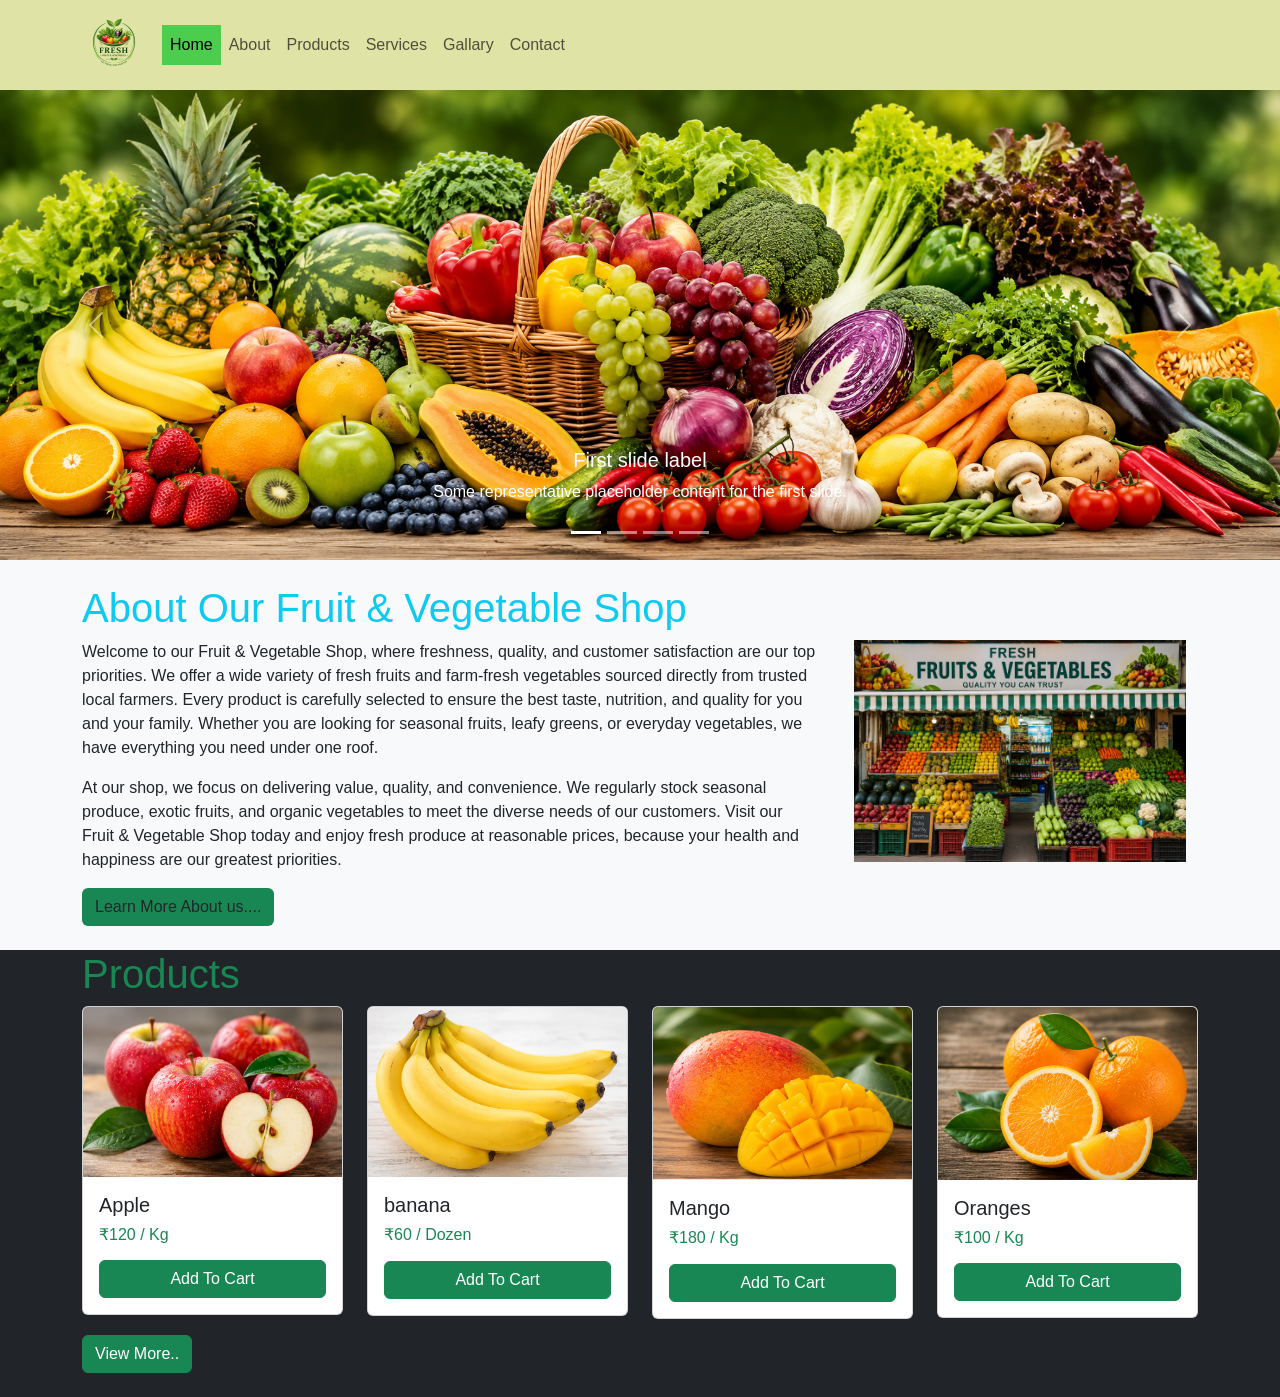
<file: index.html>
<!doctype html>
<html lang="en">

<head>
    <meta charset="utf-8">
    <meta name="viewport" content="width=device-width, initial-scale=1">
    <title>Fruits Web</title>
    <link href="https://cdn.jsdelivr.net/npm/bootstrap@5.3.8/dist/css/bootstrap.min.css" rel="stylesheet"
        integrity="sha384-sRIl4kxILFvY47J16cr9ZwB07vP4J8+LH7qKQnuqkuIAvNWLzeN8tE5YBujZqJLB" crossorigin="anonymous">
    <link rel="stylesheet" href="commmon.css" type="text/css">

</head>

<body>
    <!-- Main Section Start -->
    <main>
        <!-- Header Start -->
        <header>
            <nav class="navbar navbar-expand-lg bg-creamy">
                <div class="container">
                    <a class="navbar-brand" href="#">
                        <img src="images/Fruits logo.png" alt="logo" width="64" height="64">
                    </a>
                    <button class="navbar-toggler" type="button" data-bs-toggle="collapse"
                        data-bs-target="#navbarSupportedContent" aria-controls="navbarSupportedContent"
                        aria-expanded="false" aria-label="Toggle navigation">
                        <span class="navbar-toggler-icon"></span>
                    </button>
                    <div class="collapse navbar-collapse" id="navbarSupportedContent">
                        <ul class="navbar-nav me-auto mb-2 mb-lg-0">
                            <li class="nav-item">
                                <a class="nav-link active bg-lightg" aria-current="page" href="index.html">Home</a>
                            </li>
                            <li class="nav-item">
                                <a class="nav-link" href="about.html">About</a>
                            </li>
                            <li class="nav-item">
                                <a class="nav-link" href="products.html">Products</a>
                            </li>
                            <li class="nav-item">
                                <a class="nav-link" href="services.html">Services</a>
                            </li>
                            <li class="nav-item">
                                <a class="nav-link" href="gallary.html">Gallary</a>
                            </li>
                            <li class="nav-item">
                                <a class="nav-link" href="contact.html">Contact</a>
                            </li>


                        </ul>
                    </div>
                </div>
            </nav>
        </header>
        <!-- Header End -->

        <!-- Slider start -->
        <section>
            <div id="carouselExampleCaptions" data-bs-ride="carousel" class="carousel slide">
                <div class="carousel-indicators">
                    <button type="button" data-bs-target="#carouselExampleCaptions" data-bs-slide-to="0" class="active"
                        aria-current="true" aria-label="Slide 1"></button>
                    <button type="button" data-bs-target="#carouselExampleCaptions" data-bs-slide-to="1"
                        aria-label="Slide 2"></button>
                    <button type="button" data-bs-target="#carouselExampleCaptions" data-bs-slide-to="2"
                        aria-label="Slide 3"></button>
                    <button type="button" data-bs-target="#carouselExampleCaptions" data-bs-slide-to="3"
                        aria-label="Slide 4"></button>
                </div>
                <div class="carousel-inner">
                    <div class="carousel-item active">
                        <img src="images/All fruits and vegitables.png" class="d-block w-100" alt="Slider">
                        <div class="carousel-caption d-none d-md-block">
                            <h5>First slide label</h5>
                            <p>Some representative placeholder content for the first slide.</p>
                        </div>
                    </div>
                    <div class="carousel-item">
                        <img src="images/apple slider.png" class="d-block w-100" alt="vegitables">
                        <div class="carousel-caption d-none d-md-block">
                            <h5>Second slide label</h5>
                            <p>Some representative placeholder content for the second slide.</p>
                        </div>
                    </div>
                    <div class="carousel-item">
                        <img src="images/grapes, strawberries, kiwi slider.png" class="d-block w-100" alt="grapes">
                        <div class="carousel-caption d-none d-md-block">
                            <h5>Third slide label</h5>
                            <p>Some representative placeholder content for the third slide.</p>
                        </div>
                    </div>
                    <div class="carousel-item">
                        <img src="images/oranges.png" class="d-block w-100" alt="fruits">
                        <div class="carousel-caption d-none d-md-block">
                            <h5>Third slide label</h5>
                            <p>Some representative placeholder content for the third slide.</p>
                        </div>
                    </div>
                </div>
                <button class="carousel-control-prev" type="button" data-bs-target="#carouselExampleCaptions"
                    data-bs-slide="prev">
                    <span class="carousel-control-prev-icon" aria-hidden="true"></span>
                    <span class="visually-hidden">Previous</span>
                </button>
                <button class="carousel-control-next" type="button" data-bs-target="#carouselExampleCaptions"
                    data-bs-slide="next">
                    <span class="carousel-control-next-icon" aria-hidden="true"></span>
                    <span class="visually-hidden">Next</span>
                </button>
            </div>
        </section>

        <!-- Slider End -->

        <!-- About Page Start -->
        <section>
            <div class="container mt-4">
                <h1 class="text-info">About Our Fruit & Vegetable Shop</h1>
                <div class="row">
                    <div class="col-md-8">
                        <p>Welcome to our Fruit & Vegetable Shop, where freshness, quality, and customer satisfaction
                            are our top priorities. We offer a wide variety of fresh fruits and farm-fresh vegetables
                            sourced directly from trusted local farmers. Every product is carefully selected to ensure
                            the best taste, nutrition, and quality for you and your family. Whether you are looking for
                            seasonal fruits, leafy greens, or everyday vegetables, we have everything you need under one
                            roof.</p>

                        <p>At our shop, we focus on delivering value, quality, and convenience. We regularly stock
                            seasonal produce, exotic fruits, and organic vegetables to meet the diverse needs of our
                            customers. Visit our Fruit & Vegetable Shop today and enjoy fresh produce at reasonable
                            prices, because your health and happiness are our greatest priorities.</p>
                        <a class="btn bg-success" href="about.html" role="button">Learn More About us....</a>
                    </div>
                    <div class="col-md-4">
                        <img src="images/fruits shop.png" class="container-fluid" alt="shop" />

                    </div>
                </div>
            </div>
        </section>
        <!-- About page End -->

        <!-- product page start -->
        <section class="mt-4 bg-dark">
            <div class="container pb-4">
                <h1 class="text-success">Products</h1>
                <div class="row">
                    <div class="col-md-3">
                        <div class="card">
                            <img src="images/apple card.png" class="card-img-top" alt="apple">
                            <div class="card-body">
                                <h5 class="card-title">Apple</h5>
                                <h6 class="text-success mb-3">₹120 / Kg</h6>
                                <button class="btn btn-success w-100">
                                    <i class="bi bi-cart-plus"></i>
                                    Add To Cart
                                </button>
                            </div>
                        </div>
                    </div>
                    <div class="col-md-3">
                        <div class="card">
                            <img src="images/banana.png" class="card-img-top" alt="banana">
                            <div class="card-body">
                                <h5 class="card-title">banana</h5>
                                <h6 class="text-success mb-3">₹60 / Dozen</h6>

                                <button class="btn btn-success w-100">
                                    <i class="bi bi-cart-plus"></i>
                                    Add To Cart
                                </button>
                            </div>
                        </div>
                    </div>
                    <div class="col-md-3">
                        <div class="card">
                            <img src="images/mango card.png" class="card-img-top" alt="mango">
                            <div class="card-body">
                                <h5 class="card-title">Mango</h5>
                                <h6 class="text-success mb-3">₹180 / Kg</h6>
                                <button class="btn btn-success w-100">
                                    <i class="bi bi-cart-plus"></i>
                                    Add To Cart
                                </button>
                            </div>
                        </div>
                    </div>
                    <div class="col-md-3">
                        <div class="card">
                            <img src="images/orange cart.png" class="card-img-top" alt="orange">
                            <div class="card-body">
                                <h5 class="card-title">Oranges</h5>
                                <h6 class="text-success mb-3">₹100 / Kg</h6>
                                <button class="btn btn-success w-100">
                                    <i class="bi bi-cart-plus"></i>
                                    Add To Cart
                                </button>
                            </div>
                        </div>
                    </div>
                </div>
             <a class="btn btn-success mt-3 " href="about.html" role="button">View More..</a>
            </div>
        </section>
        <!-- product page End -->




    </main>
    <!-- Main Section End -->
    <script src="https://cdn.jsdelivr.net/npm/bootstrap@5.3.8/dist/js/bootstrap.bundle.min.js"
        integrity="sha384-FKyoEForCGlyvwx9Hj09JcYn3nv7wiPVlz7YYwJrWVcXK/BmnVDxM+D2scQbITxI"
        crossorigin="anonymous"></script>
</body>

</html>
</file>
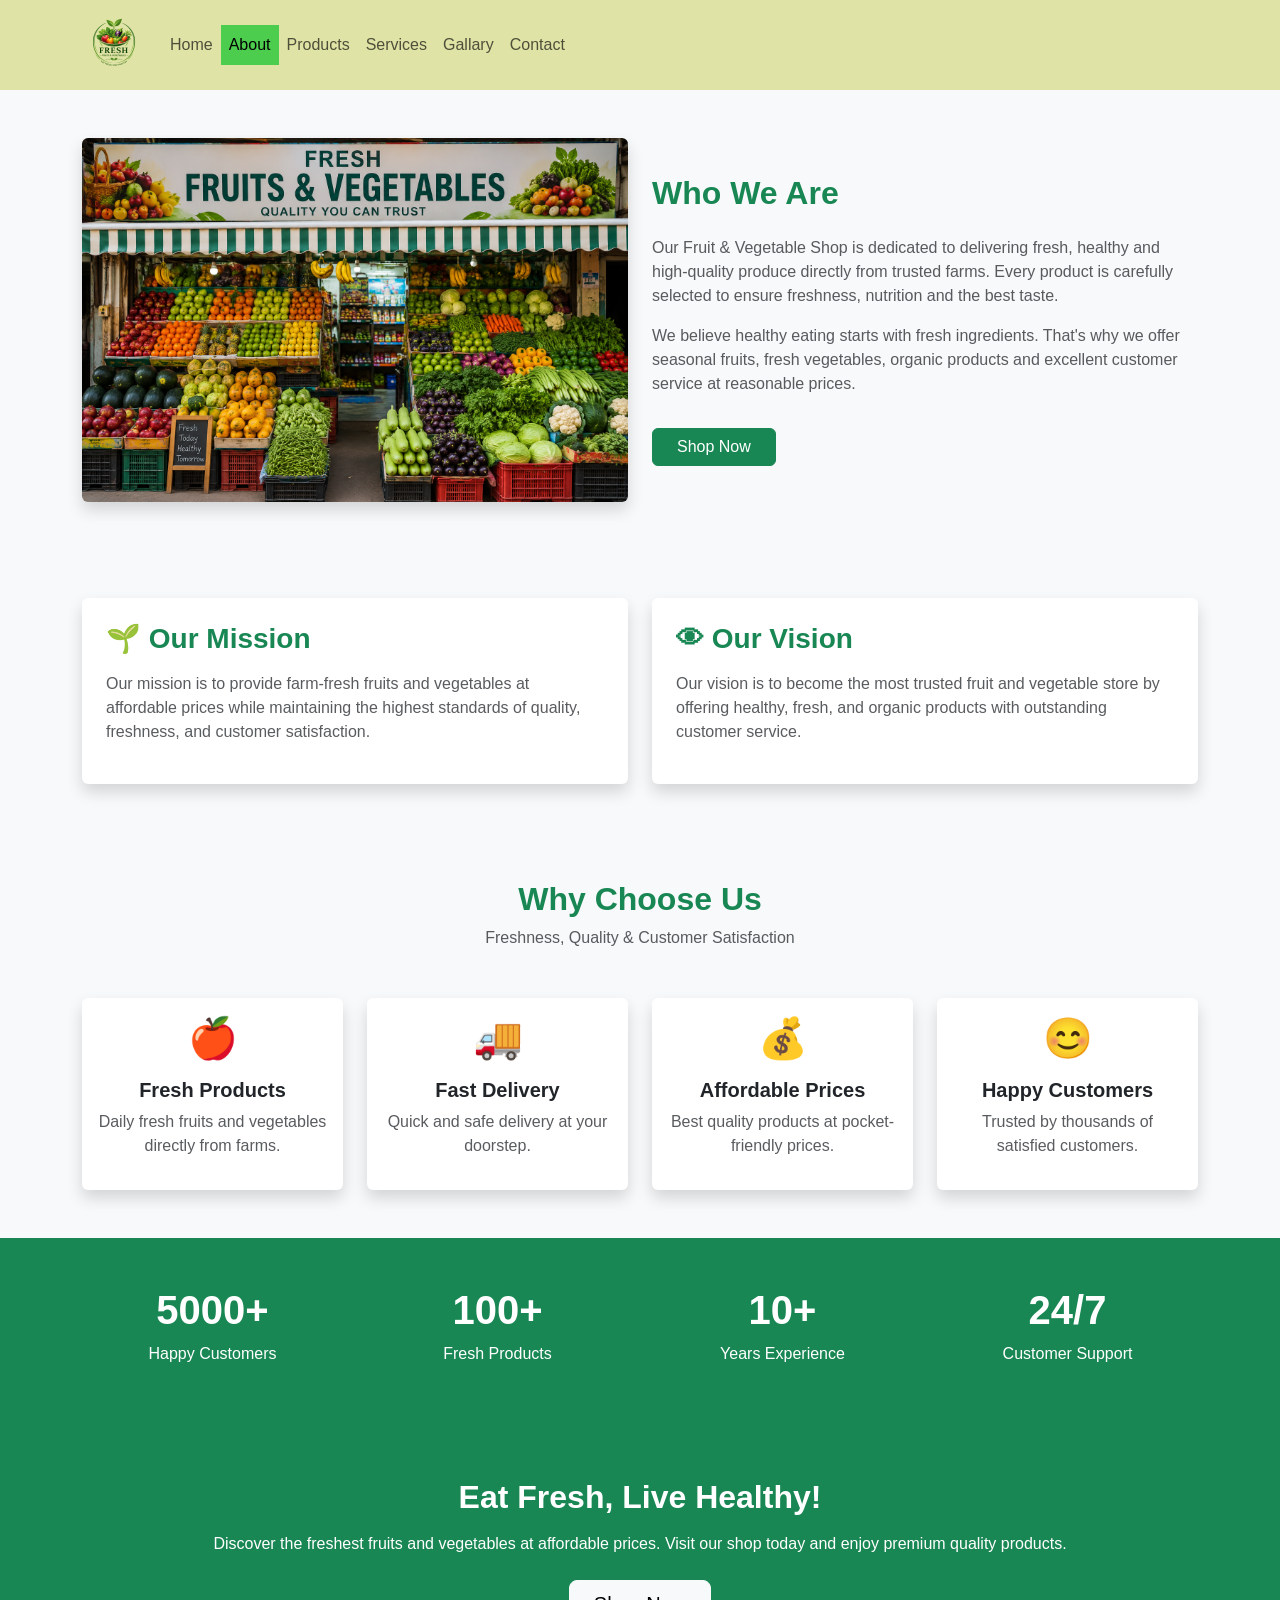
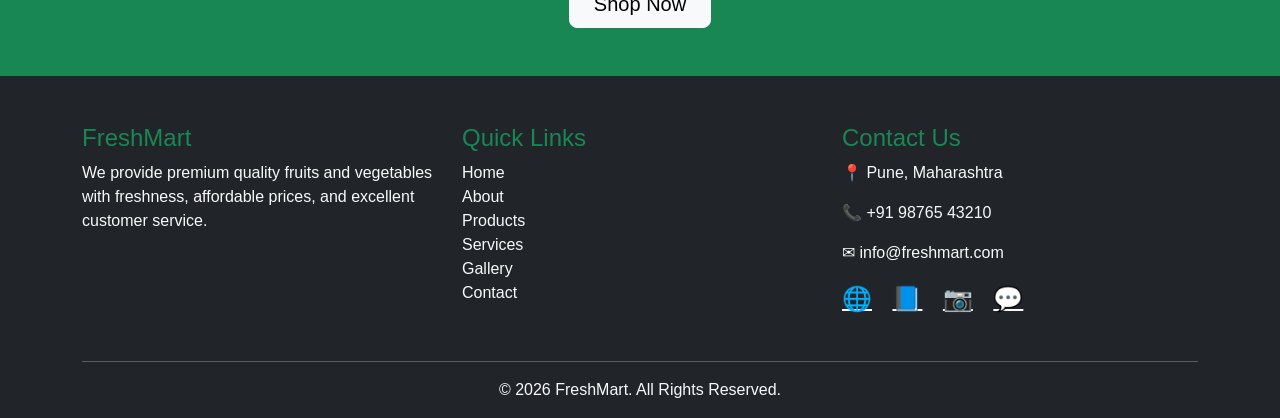
<file: about.html>
<!doctype html>
<!doctype html>
<html lang="en">

<head>
    <meta charset="utf-8">
    <meta name="viewport" content="width=device-width, initial-scale=1">
    <title>Fruits Web</title>
    <link href="https://cdn.jsdelivr.net/npm/bootstrap@5.3.8/dist/css/bootstrap.min.css" rel="stylesheet"
        integrity="sha384-sRIl4kxILFvY47J16cr9ZwB07vP4J8+LH7qKQnuqkuIAvNWLzeN8tE5YBujZqJLB" crossorigin="anonymous">
    <link rel="stylesheet" href="commmon.css" type="text/css">

</head>

<body>
    <!-- Main Section Start -->
    <main>
        <!-- Header Start -->
        <header>
            <nav class="navbar navbar-expand-lg bg-creamy">
                <div class="container">
                    <a class="navbar-brand" href="#">
                        <img src="images/Fruits logo.png" alt="logo" width="64" height="64">
                    </a>
                    <button class="navbar-toggler" type="button" data-bs-toggle="collapse"
                        data-bs-target="#navbarSupportedContent" aria-controls="navbarSupportedContent"
                        aria-expanded="false" aria-label="Toggle navigation">
                        <span class="navbar-toggler-icon"></span>
                    </button>
                    <div class="collapse navbar-collapse" id="navbarSupportedContent">
                        <ul class="navbar-nav me-auto mb-2 mb-lg-0">
                            <li class="nav-item">
                                <a class="nav-link" aria-current="page" href="index.html">Home</a>
                            </li>
                            <li class="nav-item">
                                <a class="nav-link active bg-lightg" href="about.html">About</a>
                            </li>
                            <li class="nav-item">
                                <a class="nav-link" href="products.html">Products</a>
                            </li>
                            <li class="nav-item">
                                <a class="nav-link" href="services.html">Services</a>
                            </li>
                            <li class="nav-item">
                                <a class="nav-link" href="gallary.html">Gallary</a>
                            </li>
                            <li class="nav-item">
                                <a class="nav-link" href="contact.html">Contact</a>
                            </li>


                        </ul>
                    </div>
                </div>
            </nav>
        </header>
        <!-- Header End -->
        <!-- About Section -->

        <section class="py-5">

            <div class="container">

                <div class="row align-items-center">

                    <div class="col-lg-6 about-img">

                        <img src="images/fruits shop.png" class="img-fluid shadow rounded">

                    </div>

                    <div class="col-lg-6">

                        <h2 class="fw-bold text-success mb-4">
                            Who We Are
                        </h2>

                        <p class="text-muted">
                            Our Fruit & Vegetable Shop is dedicated to delivering fresh,
                            healthy and high-quality produce directly from trusted farms.
                            Every product is carefully selected to ensure freshness,
                            nutrition and the best taste.
                        </p>

                        <p class="text-muted">
                            We believe healthy eating starts with fresh ingredients.
                            That's why we offer seasonal fruits, fresh vegetables,
                            organic products and excellent customer service at
                            reasonable prices.
                        </p>

                        <a href="products.html" class="btn btn-success px-4 mt-3">
                            Shop Now
                        </a>

                    </div>

                </div>

            </div>

        </section>

        <!-- ================= MISSION & VISION ================= -->

        <section class="py-5 bg-light">

            <div class="container">

                <div class="row g-4">

                    <!-- Mission -->
                    <div class="col-lg-6">

                        <div class="p-4 bg-white shadow rounded h-100">

                            <h3 class="text-success fw-bold mb-3">
                                🌱 Our Mission
                            </h3>

                            <p class="text-muted">
                                Our mission is to provide farm-fresh fruits and vegetables
                                at affordable prices while maintaining the highest standards
                                of quality, freshness, and customer satisfaction.
                            </p>

                        </div>

                    </div>

                    <!-- Vision -->
                    <div class="col-lg-6">

                        <div class="p-4 bg-white shadow rounded h-100">

                            <h3 class="text-success fw-bold mb-3">
                                👁 Our Vision
                            </h3>

                            <p class="text-muted">
                                Our vision is to become the most trusted fruit and vegetable
                                store by offering healthy, fresh, and organic products with
                                outstanding customer service.
                            </p>

                        </div>

                    </div>

                </div>

            </div>

        </section>



        <!-- ================= WHY CHOOSE US ================= -->

        <section class="py-5">

            <div class="container">

                <div class="text-center mb-5">

                    <h2 class="fw-bold text-success">
                        Why Choose Us
                    </h2>

                    <p class="text-muted">
                        Freshness, Quality & Customer Satisfaction
                    </p>

                </div>

                <div class="row g-4">

                    <!-- Card 1 -->
                    <div class="col-md-6 col-lg-3">

                        <div class="card border-0 shadow text-center h-100">

                            <div class="card-body">

                                <h1>🍎</h1>

                                <h5 class="fw-bold mt-3">
                                    Fresh Products
                                </h5>

                                <p class="text-muted">
                                    Daily fresh fruits and vegetables directly from farms.
                                </p>

                            </div>

                        </div>

                    </div>

                    <!-- Card 2 -->
                    <div class="col-md-6 col-lg-3">

                        <div class="card border-0 shadow text-center h-100">

                            <div class="card-body">

                                <h1>🚚</h1>

                                <h5 class="fw-bold mt-3">
                                    Fast Delivery
                                </h5>

                                <p class="text-muted">
                                    Quick and safe delivery at your doorstep.
                                </p>

                            </div>

                        </div>

                    </div>

                    <!-- Card 3 -->
                    <div class="col-md-6 col-lg-3">

                        <div class="card border-0 shadow text-center h-100">

                            <div class="card-body">

                                <h1>💰</h1>

                                <h5 class="fw-bold mt-3">
                                    Affordable Prices
                                </h5>

                                <p class="text-muted">
                                    Best quality products at pocket-friendly prices.
                                </p>

                            </div>

                        </div>

                    </div>

                    <!-- Card 4 -->
                    <div class="col-md-6 col-lg-3">

                        <div class="card border-0 shadow text-center h-100">

                            <div class="card-body">

                                <h1>😊</h1>

                                <h5 class="fw-bold mt-3">
                                    Happy Customers
                                </h5>

                                <p class="text-muted">
                                    Trusted by thousands of satisfied customers.
                                </p>

                            </div>

                        </div>

                    </div>

                </div>

            </div>

        </section>



        <!-- ================= STATISTICS ================= -->

        <section class="py-5 bg-success text-white">

            <div class="container">

                <div class="row text-center">

                    <div class="col-md-3">

                        <h1 class="fw-bold">5000+</h1>

                        <p>Happy Customers</p>

                    </div>

                    <div class="col-md-3">

                        <h1 class="fw-bold">100+</h1>

                        <p>Fresh Products</p>

                    </div>

                    <div class="col-md-3">

                        <h1 class="fw-bold">10+</h1>

                        <p>Years Experience</p>

                    </div>

                    <div class="col-md-3">

                        <h1 class="fw-bold">24/7</h1>

                        <p>Customer Support</p>

                    </div>

                </div>

            </div>

        </section>

        <!-- ================= CALL TO ACTION ================= -->

        <section class="py-5 text-center bg-success text-white">

            <div class="container">

                <h2 class="fw-bold mb-3">
                    Eat Fresh, Live Healthy!
                </h2>

                <p class="mb-4">
                    Discover the freshest fruits and vegetables at affordable prices.
                    Visit our shop today and enjoy premium quality products.
                </p>

                <a href="products.html" class="btn btn-light btn-lg px-4">
                    Shop Now
                </a>

            </div>

        </section>



        <!-- ================= FOOTER ================= -->

        <footer class="bg-dark text-light pt-5 pb-3">

            <div class="container">

                <div class="row">

                    <!-- About -->
                    <div class="col-lg-4 mb-4">

                        <h4 class="text-success">FreshMart</h4>

                        <p>
                            We provide premium quality fruits and vegetables with
                            freshness, affordable prices, and excellent customer service.
                        </p>

                    </div>

                    <!-- Quick Links -->
                    <div class="col-lg-4 mb-4">

                        <h4 class="text-success">Quick Links</h4>

                        <ul class="list-unstyled">

                            <li><a href="index.html" class="text-light text-decoration-none">Home</a></li>
                            <li><a href="about.html" class="text-light text-decoration-none">About</a></li>
                            <li><a href="products.html" class="text-light text-decoration-none">Products</a></li>
                            <li><a href="services.html" class="text-light text-decoration-none">Services</a></li>
                            <li><a href="gallery.html" class="text-light text-decoration-none">Gallery</a></li>
                            <li><a href="contact.html" class="text-light text-decoration-none">Contact</a></li>

                        </ul>

                    </div>

                    <!-- Contact -->
                    <div class="col-lg-4 mb-4">

                        <h4 class="text-success">Contact Us</h4>

                        <p>📍 Pune, Maharashtra</p>
                        <p>📞 +91 98765 43210</p>
                        <p>✉ info@freshmart.com</p>

                        <div class="mt-3">

                            <a href="#" class="text-light fs-4 me-3">🌐</a>
                            <a href="#" class="text-light fs-4 me-3">📘</a>
                            <a href="#" class="text-light fs-4 me-3">📷</a>
                            <a href="#" class="text-light fs-4">💬</a>

                        </div>

                    </div>

                </div>

                <hr>

                <p class="text-center mb-0">
                    © 2026 FreshMart. All Rights Reserved.
                </p>

            </div>

        </footer>

</body>

</html>



</main>
<!-- Main Section End -->
<script src="https://cdn.jsdelivr.net/npm/bootstrap@5.3.8/dist/js/bootstrap.bundle.min.js"
    integrity="sha384-FKyoEForCGlyvwx9Hj09JcYn3nv7wiPVlz7YYwJrWVcXK/BmnVDxM+D2scQbITxI"
    crossorigin="anonymous"></script>
</body>

</html>
</file>
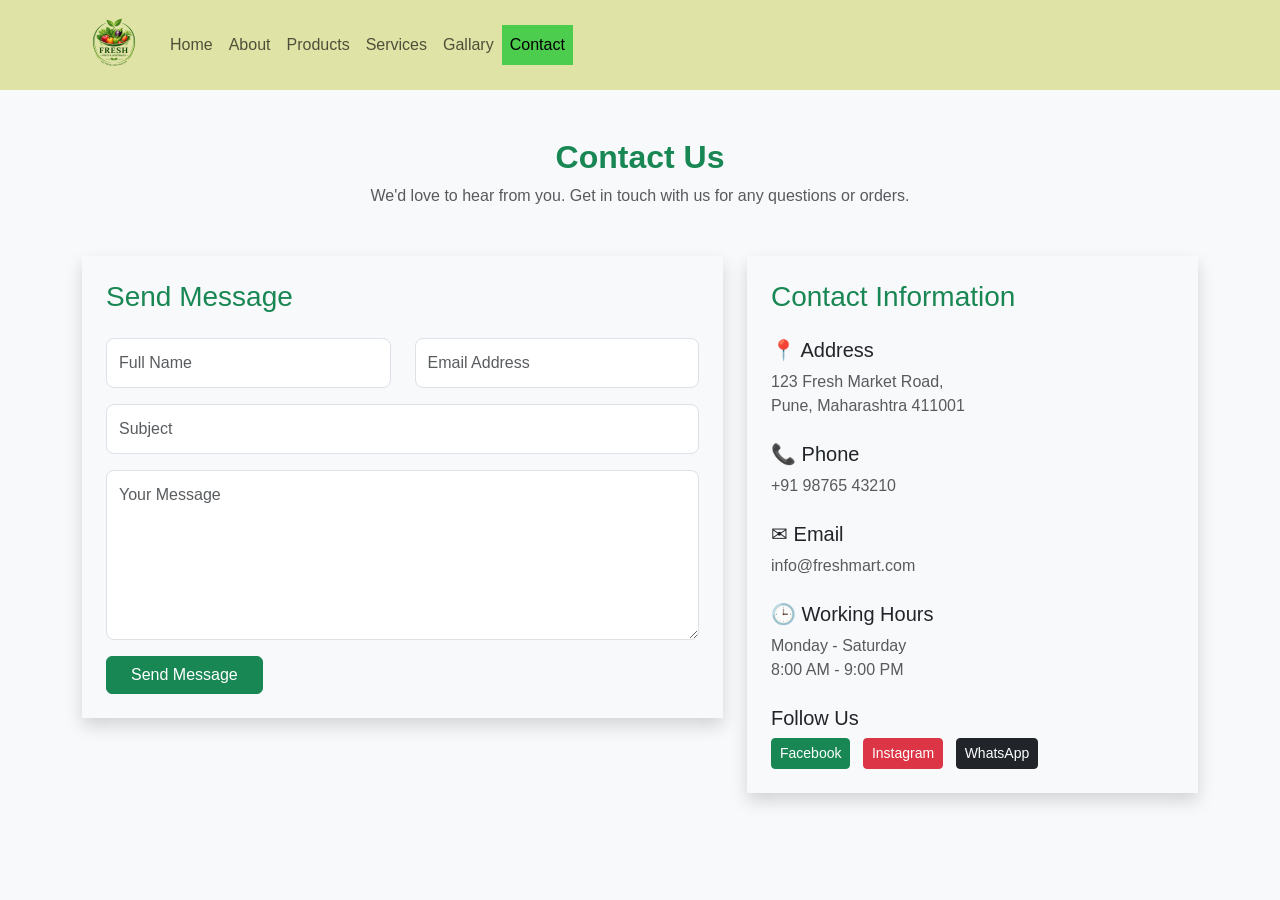
<file: contact.html>
<!doctype html>
<html lang="en">

<head>
    <meta charset="utf-8">
    <meta name="viewport" content="width=device-width, initial-scale=1">
    <title>Fruits Web</title>
    <link href="https://cdn.jsdelivr.net/npm/bootstrap@5.3.8/dist/css/bootstrap.min.css" rel="stylesheet"
        integrity="sha384-sRIl4kxILFvY47J16cr9ZwB07vP4J8+LH7qKQnuqkuIAvNWLzeN8tE5YBujZqJLB" crossorigin="anonymous">
        <link rel="stylesheet" href="commmon.css" type="text/css">
        
</head>

<body>
    <!-- Main Section Start -->
    <main>
        <!-- Header Start -->
        <header>
            <nav class="navbar navbar-expand-lg bg-creamy">
                <div class="container">
                    <a class="navbar-brand" href="#">
                        <img src="images/Fruits logo.png" alt="logo" width="64" height="64">
                    </a>
                    <button class="navbar-toggler" type="button" data-bs-toggle="collapse"
                        data-bs-target="#navbarSupportedContent" aria-controls="navbarSupportedContent"
                        aria-expanded="false" aria-label="Toggle navigation">
                        <span class="navbar-toggler-icon"></span>
                    </button>
                    <div class="collapse navbar-collapse" id="navbarSupportedContent">
                        <ul class="navbar-nav me-auto mb-2 mb-lg-0">
                            <li class="nav-item">
                                <a class="nav-link " aria-current="page" href="index.html">Home</a>
                            </li>
                            <li class="nav-item">
                                <a class="nav-link" href="about.html">About</a>
                            </li>
                            <li class="nav-item">
                                <a class="nav-link" href="products.html">Products</a>
                            </li>
                            <li class="nav-item">
                                <a class="nav-link" href="services.html">Services</a>
                            </li>
                            <li class="nav-item">
                                <a class="nav-link" href="gallary.html">Gallary</a>
                            </li>
                            <li class="nav-item">
                                <a class="nav-link active bg-lightg" href="contact.html">Contact</a>
                            </li>


                        </ul>
                    </div>
                </div>
            </nav>
        </header>
        <!-- Header End -->
         <!-- ================= CONTACT SECTION ================= -->

<section class="py-5 bg-light">

    <div class="container">

        <div class="text-center mb-5">
            <h2 class="fw-bold text-success">Contact Us</h2>
            <p class="text-muted">
                We'd love to hear from you. Get in touch with us for any questions or orders.
            </p>
        </div>

        <div class="row g-4">

            <!-- Contact Form -->
            <div class="col-lg-7">

                <div class=" border-0 shadow p-4">

                    <h3 class="mb-4 text-success">Send Message</h3>

                    <form>

                        <div class="row">

                            <div class="col-md-6 mb-3">
                                <input type="text" class="form-control" placeholder="Full Name">
                            </div>

                            <div class="col-md-6 mb-3">
                                <input type="email" class="form-control" placeholder="Email Address">
                            </div>

                        </div>

                        <div class="mb-3">
                            <input type="text" class="form-control" placeholder="Subject">
                        </div>

                        <div class="mb-3">
                            <textarea class="form-control" rows="6" placeholder="Your Message"></textarea>
                        </div>

                        <button class="btn btn-success px-4">
                            Send Message
                        </button>

                    </form>

                </div>

            </div>

            <!-- Contact Info -->
            <div class="col-lg-5">

                <div class="border-0 shadow p-4 h-100">

                    <h3 class="text-success mb-4">
                        Contact Information
                    </h3>

                    <div class="mb-4">
                        <h5>📍 Address</h5>
                        <p class="text-muted">
                            123 Fresh Market Road,<br>
                            Pune, Maharashtra 411001
                        </p>
                    </div>

                    <div class="mb-4">
                        <h5>📞 Phone</h5>
                        <p class="text-muted">
                            +91 98765 43210
                        </p>
                    </div>

                    <div class="mb-4">
                        <h5>✉ Email</h5>
                        <p class="text-muted">
                            info@freshmart.com
                        </p>
                    </div>

                    <div class="mb-4">
                        <h5>🕒 Working Hours</h5>
                        <p class="text-muted">
                            Monday - Saturday<br>
                            8:00 AM - 9:00 PM
                        </p>
                    </div>

                    <div>
                        <h5>Follow Us</h5>

                        <a href="#" class="btn btn-success btn-sm me-2">Facebook</a>
                        <a href="#" class="btn btn-danger btn-sm me-2">Instagram</a>
                        <a href="#" class="btn btn-dark btn-sm">WhatsApp</a>

                    </div>

                </div>

            </div>

        </div>

    </div>

</section>



    </main>
    <!-- Main Section End -->
    <script src="https://cdn.jsdelivr.net/npm/bootstrap@5.3.8/dist/js/bootstrap.bundle.min.js"
        integrity="sha384-FKyoEForCGlyvwx9Hj09JcYn3nv7wiPVlz7YYwJrWVcXK/BmnVDxM+D2scQbITxI"
        crossorigin="anonymous"></script>
</body>

</html>
</file>
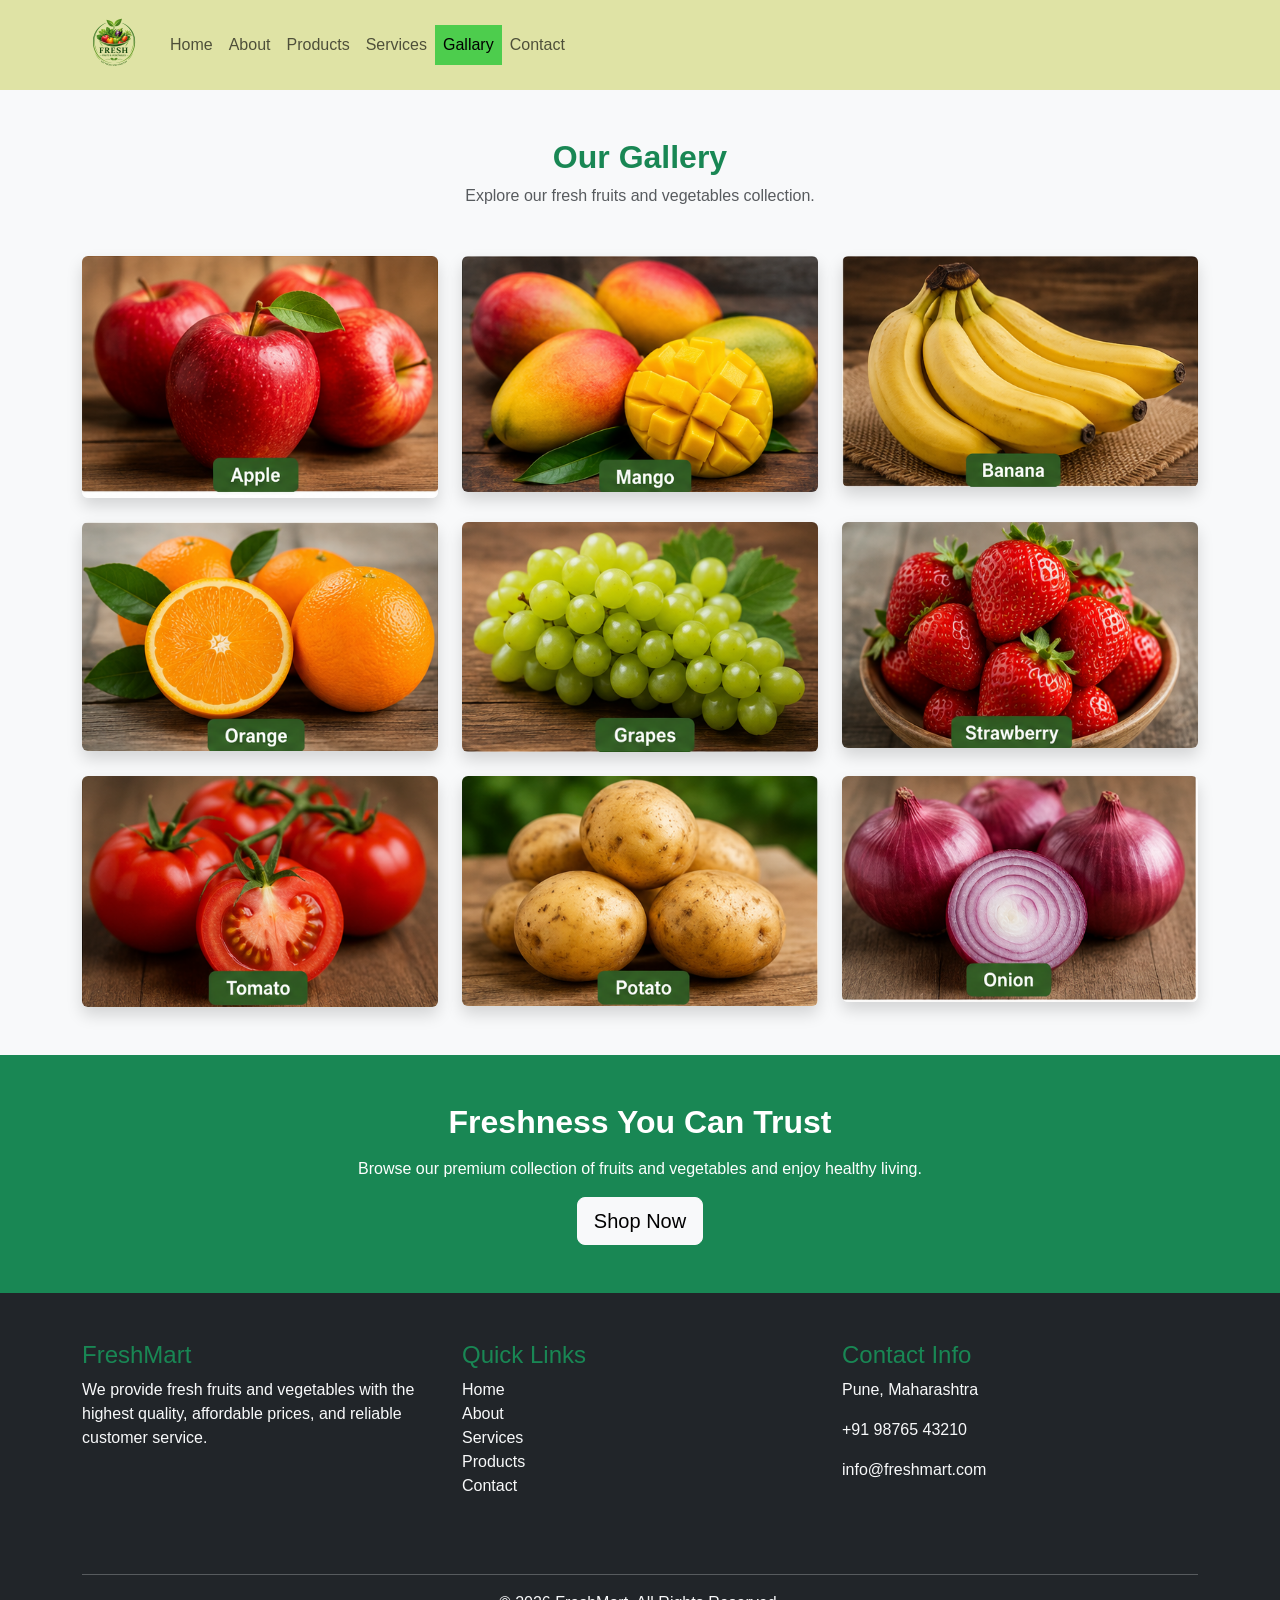
<file: gallary.html>
<!doctype html>
<html lang="en">

<head>
    <meta charset="utf-8">
    <meta name="viewport" content="width=device-width, initial-scale=1">
    <title>Fruits Web</title>
    <link href="https://cdn.jsdelivr.net/npm/bootstrap@5.3.8/dist/css/bootstrap.min.css" rel="stylesheet"
        integrity="sha384-sRIl4kxILFvY47J16cr9ZwB07vP4J8+LH7qKQnuqkuIAvNWLzeN8tE5YBujZqJLB" crossorigin="anonymous">
    <link rel="stylesheet" href="commmon.css" type="text/css">

</head>

<body>
    <!-- Main Section Start -->
    <main>
        <!-- Header Start -->
        <header>
            <nav class="navbar navbar-expand-lg bg-creamy">
                <div class="container">
                    <a class="navbar-brand" href="#">
                        <img src="images/Fruits logo.png" alt="logo" width="64" height="64">
                    </a>
                    <button class="navbar-toggler" type="button" data-bs-toggle="collapse"
                        data-bs-target="#navbarSupportedContent" aria-controls="navbarSupportedContent"
                        aria-expanded="false" aria-label="Toggle navigation">
                        <span class="navbar-toggler-icon"></span>
                    </button>
                    <div class="collapse navbar-collapse" id="navbarSupportedContent">
                        <ul class="navbar-nav me-auto mb-2 mb-lg-0">
                            <li class="nav-item">
                                <a class="nav-link" aria-current="page" href="index.html">Home</a>
                            </li>
                            <li class="nav-item">
                                <a class="nav-link" href="about.html">About</a>
                            </li>
                            <li class="nav-item">
                                <a class="nav-link" href="products.html">Products</a>
                            </li>
                            <li class="nav-item">
                                <a class="nav-link" href="services.html">Services</a>
                            </li>
                            <li class="nav-item">
                                <a class="nav-link active bg-lightg" href="gallary.html">Gallary</a>
                            </li>
                            <li class="nav-item">
                                <a class="nav-link" href="contact.html">Contact</a>
                            </li>


                        </ul>
                    </div>
                </div>
            </nav>
        </header>
        <!-- Header End -->
        <!-- GALLERY SECTION  -->

        <section class="py-5 bg-light">

            <div class="container">

                <div class="text-center mb-5">

                    <h2 class="fw-bold text-success">Our Gallery</h2>

                    <p class="text-muted">
                        Explore our fresh fruits and vegetables collection.
                    </p>

                </div>

                <div class="row g-4">

                    <!-- Apple -->
                    <div class="col-lg-4 col-md-6">
                        <div class="gallery-item">
                            <img src="gallary/apple.png" class="img-fluid rounded shadow" alt="Apple">
                        </div>
                    </div>

                    <!-- Mango -->
                    <div class="col-lg-4 col-md-6">
                        <div class="gallery-item">
                            <img src="gallary/mango.png" class="img-fluid rounded shadow" alt="Mango">
                        </div>
                    </div>

                    <!-- Banana -->
                    <div class="col-lg-4 col-md-6">
                        <div class="gallery-item">
                            <img src="gallary/banna.png" class="img-fluid rounded shadow" alt="Banana">
                        </div>
                    </div>

                    <!-- Orange -->
                    <div class="col-lg-4 col-md-6">
                        <div class="gallery-item">
                            <img src="gallary/oranges.png" class="img-fluid rounded shadow" alt="Orange">
                        </div>
                    </div>

                    <!-- Grapes -->
                    <div class="col-lg-4 col-md-6">
                        <div class="gallery-item">
                            <img src="gallary/graps.png" class="img-fluid rounded shadow" alt="Grapes">
                        </div>
                    </div>

                    <!-- Strawberry -->
                    <div class="col-lg-4 col-md-6">
                        <div class="gallery-item">
                            <img src="gallary/strawberry.png" class="img-fluid rounded shadow" alt="Strawberry">
                        </div>
                    </div>

                    <!-- Tomato -->
                    <div class="col-lg-4 col-md-6">
                        <div class="gallery-item">
                            <img src="gallary/tomato.png" class="img-fluid rounded shadow" alt="Tomato">
                        </div>
                    </div>

                    <!-- Potato -->
                    <div class="col-lg-4 col-md-6">
                        <div class="gallery-item">
                            <img src="gallary/potato.png" class="img-fluid rounded shadow" alt="Potato">
                        </div>
                    </div>

                    <!-- Onion -->
                    <div class="col-lg-4 col-md-6">
                        <div class="gallery-item">
                            <img src="gallary/onion.png" class="img-fluid rounded shadow" alt="Onion">
                        </div>
                    </div>

                </div>

            </div>

        </section>

        <section class="py-5 bg-success text-white text-center">

    <div class="container">

        <h2 class="fw-bold">
            Freshness You Can Trust
        </h2>

        <p class="mt-3">
            Browse our premium collection of fruits and vegetables and enjoy healthy living.
        </p>

        <a href="products.html" class="btn btn-light btn-lg">
            Shop Now
        </a>

    </div>

</section>

        <!--  FOOTER start -->
        <section>

            <footer class="bg-dark text-light pt-5 pb-3">

                <div class="container">

                    <div class="row">

                        <!-- About -->
                        <div class="col-lg-4 mb-4">

                            <h4 class="text-success">FreshMart</h4>

                            <p>
                                We provide fresh fruits and vegetables with the highest quality,
                                affordable prices, and reliable customer service.
                            </p>

                        </div>

                        <!-- Quick Links -->
                        <div class="col-lg-4 mb-4">

                            <h4 class="text-success">Quick Links</h4>

                            <ul class="list-unstyled">

                                <li><a href="index.html" class="text-light text-decoration-none">Home</a></li>
                                <li><a href="about.html" class="text-light text-decoration-none">About</a></li>
                                <li><a href="services.html" class="text-light text-decoration-none">Services</a></li>
                                <li><a href="products.html" class="text-light text-decoration-none">Products</a></li>
                                <li><a href="contact.html" class="text-light text-decoration-none">Contact</a></li>

                            </ul>

                        </div>

                        <!-- Contact -->
                        <div class="col-lg-4 mb-4">

                            <h4 class="text-success">Contact Info</h4>

                            <p>
                                <i class="bi bi-geo-alt-fill"></i>
                                Pune, Maharashtra
                            </p>

                            <p>
                                <i class="bi bi-telephone-fill"></i>
                                +91 98765 43210
                            </p>

                            <p>
                                <i class="bi bi-envelope-fill"></i>
                                info@freshmart.com
                            </p>

                            <div class="mt-3">

                                <a href="#" class="text-light fs-4 me-3">
                                    <i class="bi bi-facebook"></i>
                                </a>

                                <a href="#" class="text-light fs-4 me-3">
                                    <i class="bi bi-instagram"></i>
                                </a>

                                <a href="#" class="text-light fs-4 me-3">
                                    <i class="bi bi-twitter-x"></i>
                                </a>

                                <a href="#" class="text-light fs-4">
                                    <i class="bi bi-whatsapp"></i>
                                </a>

                            </div>

                        </div>

                    </div>

                    <hr>

                    <p class="text-center mb-0">
                        © 2026 FreshMart. All Rights Reserved.
                    </p>

                </div>

            </footer>
        </section>


    </main>
    <!-- Main Section End -->
    <script src="https://cdn.jsdelivr.net/npm/bootstrap@5.3.8/dist/js/bootstrap.bundle.min.js"
        integrity="sha384-FKyoEForCGlyvwx9Hj09JcYn3nv7wiPVlz7YYwJrWVcXK/BmnVDxM+D2scQbITxI"
        crossorigin="anonymous"></script>
</body>

</html>
</file>
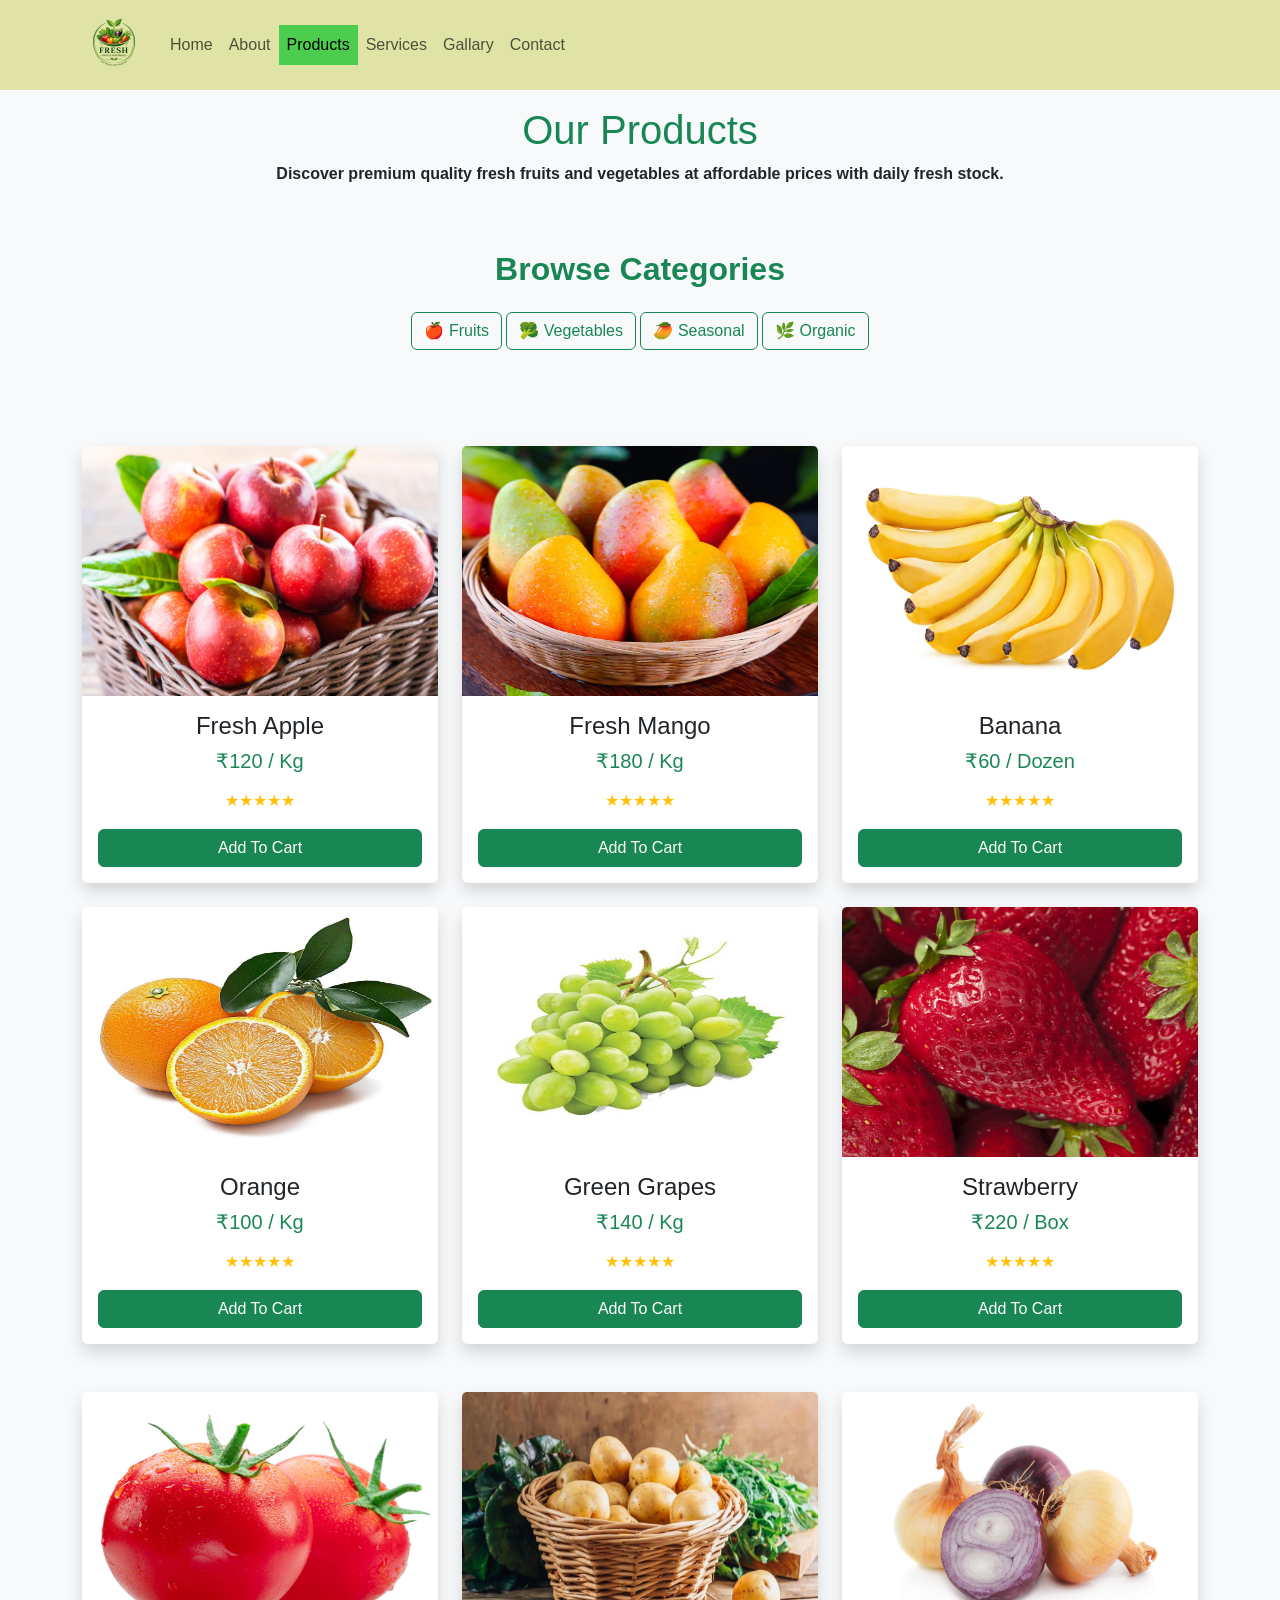
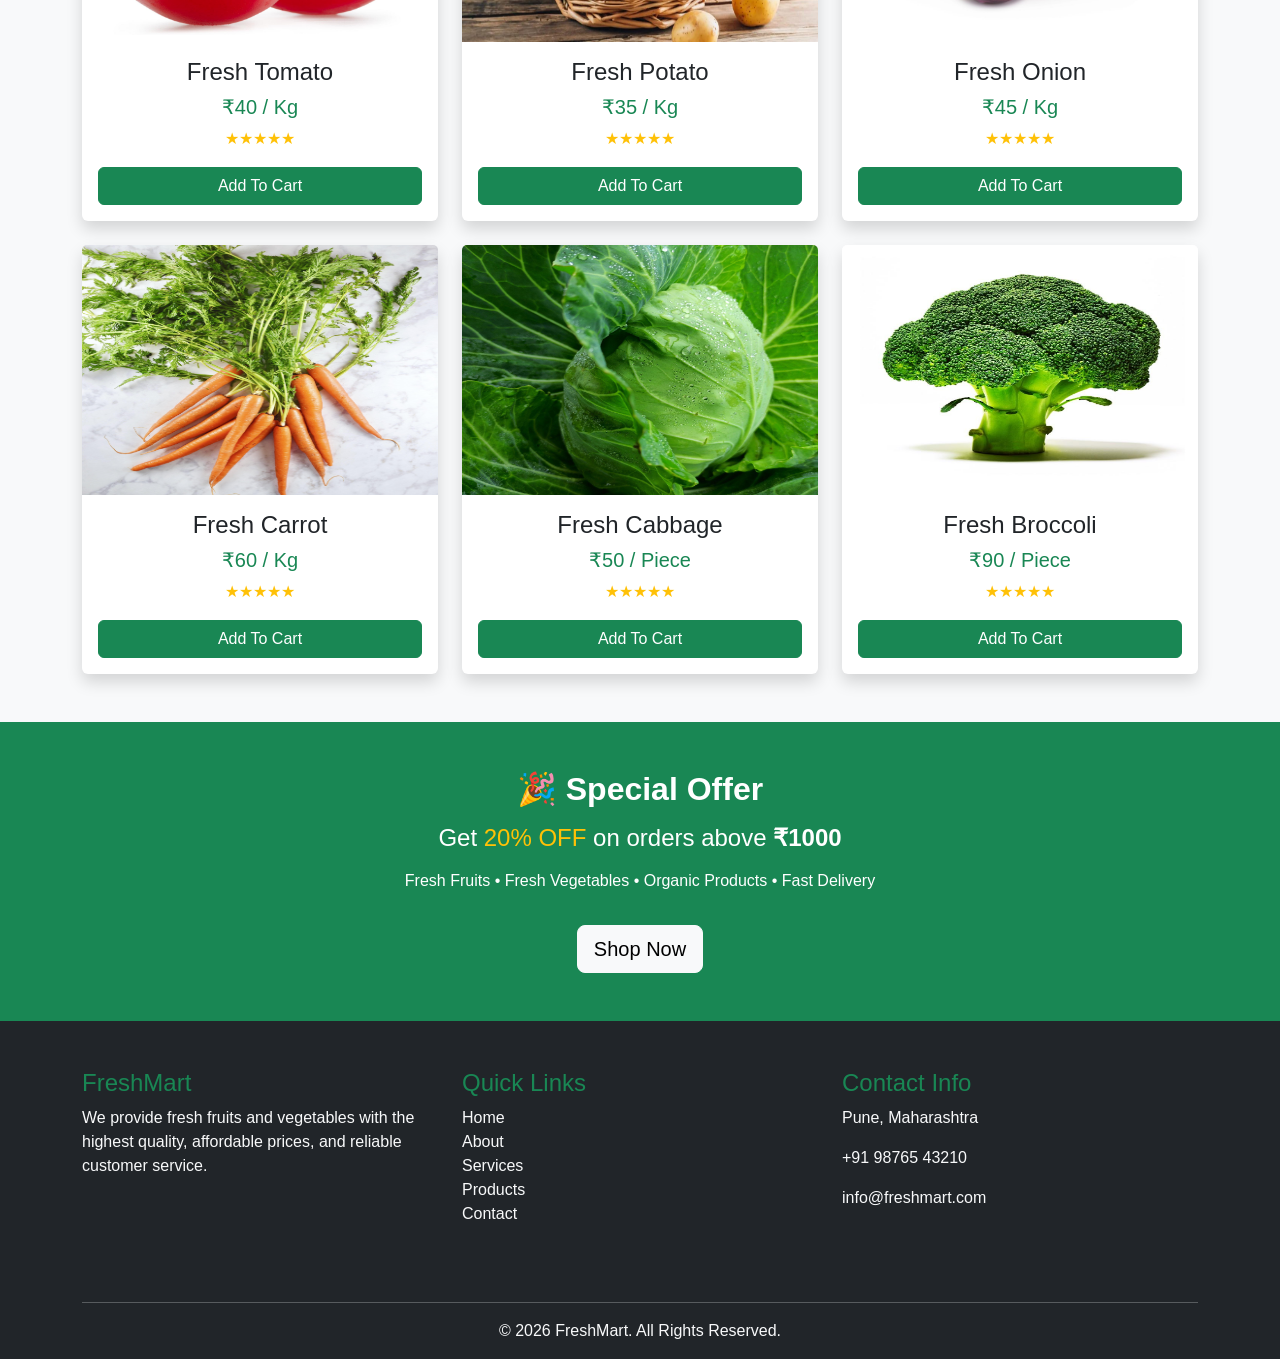
<file: products.html>
<!doctype html>
<html lang="en">

<head>
    <meta charset="utf-8">
    <meta name="viewport" content="width=device-width, initial-scale=1">
    <title>Fruits Web</title>
    <link href="https://cdn.jsdelivr.net/npm/bootstrap@5.3.8/dist/css/bootstrap.min.css" rel="stylesheet"
        integrity="sha384-sRIl4kxILFvY47J16cr9ZwB07vP4J8+LH7qKQnuqkuIAvNWLzeN8tE5YBujZqJLB" crossorigin="anonymous">
    <link rel="stylesheet" href="commmon.css" type="text/css">

</head>

<body>
    <!-- Main Section Start -->
    <main>
        <!-- Header Start -->
        <header>
            <nav class="navbar navbar-expand-lg bg-creamy">
                <div class="container">
                    <a class="navbar-brand" href="#">
                        <img src="images/Fruits logo.png" alt="logo" width="64" height="64">
                    </a>
                    <button class="navbar-toggler" type="button" data-bs-toggle="collapse"
                        data-bs-target="#navbarSupportedContent" aria-controls="navbarSupportedContent"
                        aria-expanded="false" aria-label="Toggle navigation">
                        <span class="navbar-toggler-icon"></span>
                    </button>
                    <div class="collapse navbar-collapse" id="navbarSupportedContent">
                        <ul class="navbar-nav me-auto mb-2 mb-lg-0">
                            <li class="nav-item">
                                <a class="nav-link" aria-current="page" href="index.html">Home</a>
                            </li>
                            <li class="nav-item">
                                <a class="nav-link" href="about.html">About</a>
                            </li>
                            <li class="nav-item">
                                <a class="nav-link active bg-lightg" href="products.html">Products</a>
                            </li>
                            <li class="nav-item">
                                <a class="nav-link" href="services.html">Services</a>
                            </li>
                            <li class="nav-item">
                                <a class="nav-link" href="gallary.html">Gallary</a>
                            </li>
                            <li class="nav-item">
                                <a class="nav-link" href="contact.html">Contact</a>
                            </li>


                        </ul>
                    </div>
                </div>
            </nav>
        </header>
        <!-- Header End -->
        <section>
            <section class="hero">

                <div class="hero-content fw-bold  text-center mt-3">

                    <h1 class="text-success">Our Products</h1>

                    <p>
                        Discover premium quality fresh fruits and vegetables
                        at affordable prices with daily fresh stock.
                    </p>

                </div>

            </section>



            <!-- ================= CATEGORY ================= -->

            <section class="py-5">

                <div class="container">

                    <div class="text-center">

                        <h2 class="fw-bold text-success mb-4">
                            Browse Categories
                        </h2>

                        <button class="btn btn-outline-success category-btn">
                            🍎 Fruits
                        </button>

                        <button class="btn btn-outline-success category-btn">
                            🥦 Vegetables
                        </button>

                        <button class="btn btn-outline-success category-btn">
                            🥭 Seasonal
                        </button>

                        <button class="btn btn-outline-success category-btn">
                            🌿 Organic
                        </button>

                    </div>

                </div>

            </section>
        </section>
        <!-- ================= PRODUCTS ================= -->

        <section class="py-5">

            <div class="container">

                <div class="row g-4">

                    <!-- Apple -->
                    <div class="col-lg-4 col-md-6">
                        <div class="card border-0 shadow product-card h-100">

                            <img src="images/apple image card.jpg" class="card-img-top" height="250">

                            <div class="card-body text-center">

                                <h4>Fresh Apple</h4>

                                <h5 class="text-success mb-3">₹120 / Kg</h5>

                                <div class="text-warning mb-3">
                                    ★★★★★
                                </div>

                                <button class="btn btn-success w-100">
                                    <i class="bi bi-cart-plus"></i>
                                    Add To Cart
                                </button>

                            </div>

                        </div>
                    </div>

                    <!-- Mango -->
                    <div class="col-lg-4 col-md-6">
                        <div class="card border-0 shadow product-card h-100">

                            <img src="images/mango image card.jpg" class="card-img-top" height="250">

                            <div class="card-body text-center">

                                <h4>Fresh Mango</h4>

                                <h5 class="text-success mb-3">₹180 / Kg</h5>

                                <div class="text-warning mb-3">
                                    ★★★★★
                                </div>

                                <button class="btn btn-success w-100">
                                    <i class="bi bi-cart-plus"></i>
                                    Add To Cart
                                </button>

                            </div>

                        </div>
                    </div>

                    <!-- Banana -->
                    <div class="col-lg-4 col-md-6">
                        <div class="card border-0 shadow product-card h-100">

                            <img src="images/banana image card.jpg" class="card-img-top" height="250">

                            <div class="card-body text-center">

                                <h4>Banana</h4>

                                <h5 class="text-success mb-3">₹60 / Dozen</h5>

                                <div class="text-warning mb-3">
                                    ★★★★★
                                </div>

                                <button class="btn btn-success w-100">
                                    <i class="bi bi-cart-plus"></i>
                                    Add To Cart
                                </button>

                            </div>

                        </div>
                    </div>

                    <!-- Orange -->
                    <div class="col-lg-4 col-md-6">
                        <div class="card border-0 shadow product-card h-100">

                            <img src="images/orange image card.jpg" class="card-img-top" height="250">

                            <div class="card-body text-center">

                                <h4>Orange</h4>

                                <h5 class="text-success mb-3">₹100 / Kg</h5>

                                <div class="text-warning mb-3">
                                    ★★★★★
                                </div>

                                <button class="btn btn-success w-100">
                                    <i class="bi bi-cart-plus"></i>
                                    Add To Cart
                                </button>

                            </div>

                        </div>
                    </div>

                    <!-- Grapes -->
                    <div class="col-lg-4 col-md-6">
                        <div class="card border-0 shadow product-card h-100">

                            <img src="images/graps card.jpg" class="card-img-top" height="250">

                            <div class="card-body text-center">

                                <h4>Green Grapes</h4>

                                <h5 class="text-success mb-3">₹140 / Kg</h5>

                                <div class="text-warning mb-3">
                                    ★★★★★
                                </div>

                                <button class="btn btn-success w-100">
                                    <i class="bi bi-cart-plus"></i>
                                    Add To Cart
                                </button>

                            </div>

                        </div>
                    </div>

                    <!-- Strawberry -->
                    <div class="col-lg-4 col-md-6">
                        <div class="card border-0 shadow product-card h-100">

                            <img src="images/Strawberry image card.jpg" class="card-img-top" height="250">

                            <div class="card-body text-center">

                                <h4>Strawberry</h4>

                                <h5 class="text-success mb-3">₹220 / Box</h5>

                                <div class="text-warning mb-3">
                                    ★★★★★
                                </div>

                                <button class="btn btn-success w-100">
                                    <i class="bi bi-cart-plus"></i>
                                    Add To Cart
                                </button>

                            </div>

                        </div>
                    </div>

                </div>

            </div>

        </section>
        <!-- ================= MORE PRODUCTS ================= -->

        <section class="pb-5">

            <div class="container">

                <div class="row g-4">

                    <!-- Tomato -->
                    <div class="col-lg-4 col-md-6">
                        <div class="card border-0 shadow product-card h-100">
                            <img src="images/Fresh Tomato image card.jpg" class="card-img-top" height="250">

                            <div class="card-body text-center">
                                <h4>Fresh Tomato</h4>
                                <h5 class="text-success">₹40 / Kg</h5>

                                <div class="text-warning mb-3">
                                    ★★★★★
                                </div>

                                <button class="btn btn-success w-100">
                                    <i class="bi bi-cart-plus"></i>
                                    Add To Cart
                                </button>
                            </div>

                        </div>
                    </div>

                    <!-- Potato -->
                    <div class="col-lg-4 col-md-6">
                        <div class="card border-0 shadow product-card h-100">

                            <img src="images/Fresh Potato image card.jpg" class="card-img-top" height="250">

                            <div class="card-body text-center">

                                <h4>Fresh Potato</h4>

                                <h5 class="text-success">₹35 / Kg</h5>

                                <div class="text-warning mb-3">
                                    ★★★★★
                                </div>

                                <button class="btn btn-success w-100">
                                    <i class="bi bi-cart-plus"></i>
                                    Add To Cart
                                </button>

                            </div>

                        </div>
                    </div>

                    <!-- Onion -->
                    <div class="col-lg-4 col-md-6">
                        <div class="card border-0 shadow product-card h-100">

                            <img src="images/onion image card.jpg" class="card-img-top" height="250">

                            <div class="card-body text-center">

                                <h4>Fresh Onion</h4>

                                <h5 class="text-success">₹45 / Kg</h5>

                                <div class="text-warning mb-3">
                                    ★★★★★
                                </div>

                                <button class="btn btn-success w-100">
                                    <i class="bi bi-cart-plus"></i>
                                    Add To Cart
                                </button>

                            </div>

                        </div>
                    </div>

                    <!-- Carrot -->
                    <div class="col-lg-4 col-md-6">
                        <div class="card border-0 shadow product-card h-100">

                            <img src="images/carrots image cart.jpg" class="card-img-top" height="250">

                            <div class="card-body text-center">

                                <h4>Fresh Carrot</h4>

                                <h5 class="text-success">₹60 / Kg</h5>

                                <div class="text-warning mb-3">
                                    ★★★★★
                                </div>

                                <button class="btn btn-success w-100">
                                    <i class="bi bi-cart-plus"></i>
                                    Add To Cart
                                </button>

                            </div>

                        </div>
                    </div>

                    <!-- Cabbage -->
                    <div class="col-lg-4 col-md-6">
                        <div class="card border-0 shadow product-card h-100">

                            <img src="images/cabbages image cart.jpg" class="card-img-top" height="250">

                            <div class="card-body text-center">

                                <h4>Fresh Cabbage</h4>

                                <h5 class="text-success">₹50 / Piece</h5>

                                <div class="text-warning mb-3">
                                    ★★★★★
                                </div>

                                <button class="btn btn-success w-100">
                                    <i class="bi bi-cart-plus"></i>
                                    Add To Cart
                                </button>

                            </div>

                        </div>
                    </div>

                    <!-- Broccoli -->
                    <div class="col-lg-4 col-md-6">
                        <div class="card border-0 shadow product-card h-100">

                            <img src="images/broccoli image cart.jpg" class="card-img-top" height="250">

                            <div class="card-body text-center">

                                <h4>Fresh Broccoli</h4>

                                <h5 class="text-success">₹90 / Piece</h5>

                                <div class="text-warning mb-3">
                                    ★★★★★
                                </div>

                                <button class="btn btn-success w-100">
                                    <i class="bi bi-cart-plus"></i>
                                    Add To Cart
                                </button>

                            </div>

                        </div>
                    </div>

                </div>

            </div>

        </section>


        <!--OFFER BANNER -->

        <section class="py-5 bg-success text-white text-center">

            <div class="container">

                <h2 class="fw-bold">
                    🎉 Special Offer
                </h2>

                <h4 class="mt-3">
                    Get <span class="text-warning">20% OFF</span> on orders above
                    <strong>₹1000</strong>
                </h4>

                <p class="mt-3">
                    Fresh Fruits • Fresh Vegetables • Organic Products • Fast Delivery
                </p>

                <a href="contact.html" class="btn btn-light btn-lg mt-3">
                    Shop Now
                </a>

            </div>

        </section>

        <footer class="bg-dark text-light pt-5 pb-3">

            <div class="container">

                <div class="row">

                    <!-- About -->
                    <div class="col-lg-4 mb-4">

                        <h4 class="text-success">FreshMart</h4>

                        <p>
                            We provide fresh fruits and vegetables with the highest quality,
                            affordable prices, and reliable customer service.
                        </p>

                    </div>

                    <!-- Quick Links -->
                    <div class="col-lg-4 mb-4">

                        <h4 class="text-success">Quick Links</h4>

                        <ul class="list-unstyled">

                            <li><a href="index.html" class="text-light text-decoration-none">Home</a></li>
                            <li><a href="about.html" class="text-light text-decoration-none">About</a></li>
                            <li><a href="services.html" class="text-light text-decoration-none">Services</a></li>
                            <li><a href="products.html" class="text-light text-decoration-none">Products</a></li>
                            <li><a href="contact.html" class="text-light text-decoration-none">Contact</a></li>

                        </ul>

                    </div>

                    <!-- Contact -->
                    <div class="col-lg-4 mb-4">

                        <h4 class="text-success">Contact Info</h4>

                        <p>
                            <i class="bi bi-geo-alt-fill"></i>
                            Pune, Maharashtra
                        </p>

                        <p>
                            <i class="bi bi-telephone-fill"></i>
                            +91 98765 43210
                        </p>

                        <p>
                            <i class="bi bi-envelope-fill"></i>
                            info@freshmart.com
                        </p>

                        <div class="mt-3">

                            <a href="#" class="text-light fs-4 me-3">
                                <i class="bi bi-facebook"></i>
                            </a>

                            <a href="#" class="text-light fs-4 me-3">
                                <i class="bi bi-instagram"></i>
                            </a>

                            <a href="#" class="text-light fs-4 me-3">
                                <i class="bi bi-twitter-x"></i>
                            </a>

                            <a href="#" class="text-light fs-4">
                                <i class="bi bi-whatsapp"></i>
                            </a>

                        </div>

                    </div>

                </div>

                <hr>

                <p class="text-center mb-0">
                    © 2026 FreshMart. All Rights Reserved.
                </p>

            </div>

        </footer>


    </main>
    <!-- Main Section End -->
    <script src="https://cdn.jsdelivr.net/npm/bootstrap@5.3.8/dist/js/bootstrap.bundle.min.js"
        integrity="sha384-FKyoEForCGlyvwx9Hj09JcYn3nv7wiPVlz7YYwJrWVcXK/BmnVDxM+D2scQbITxI"
        crossorigin="anonymous"></script>
</body>

</html>
</file>
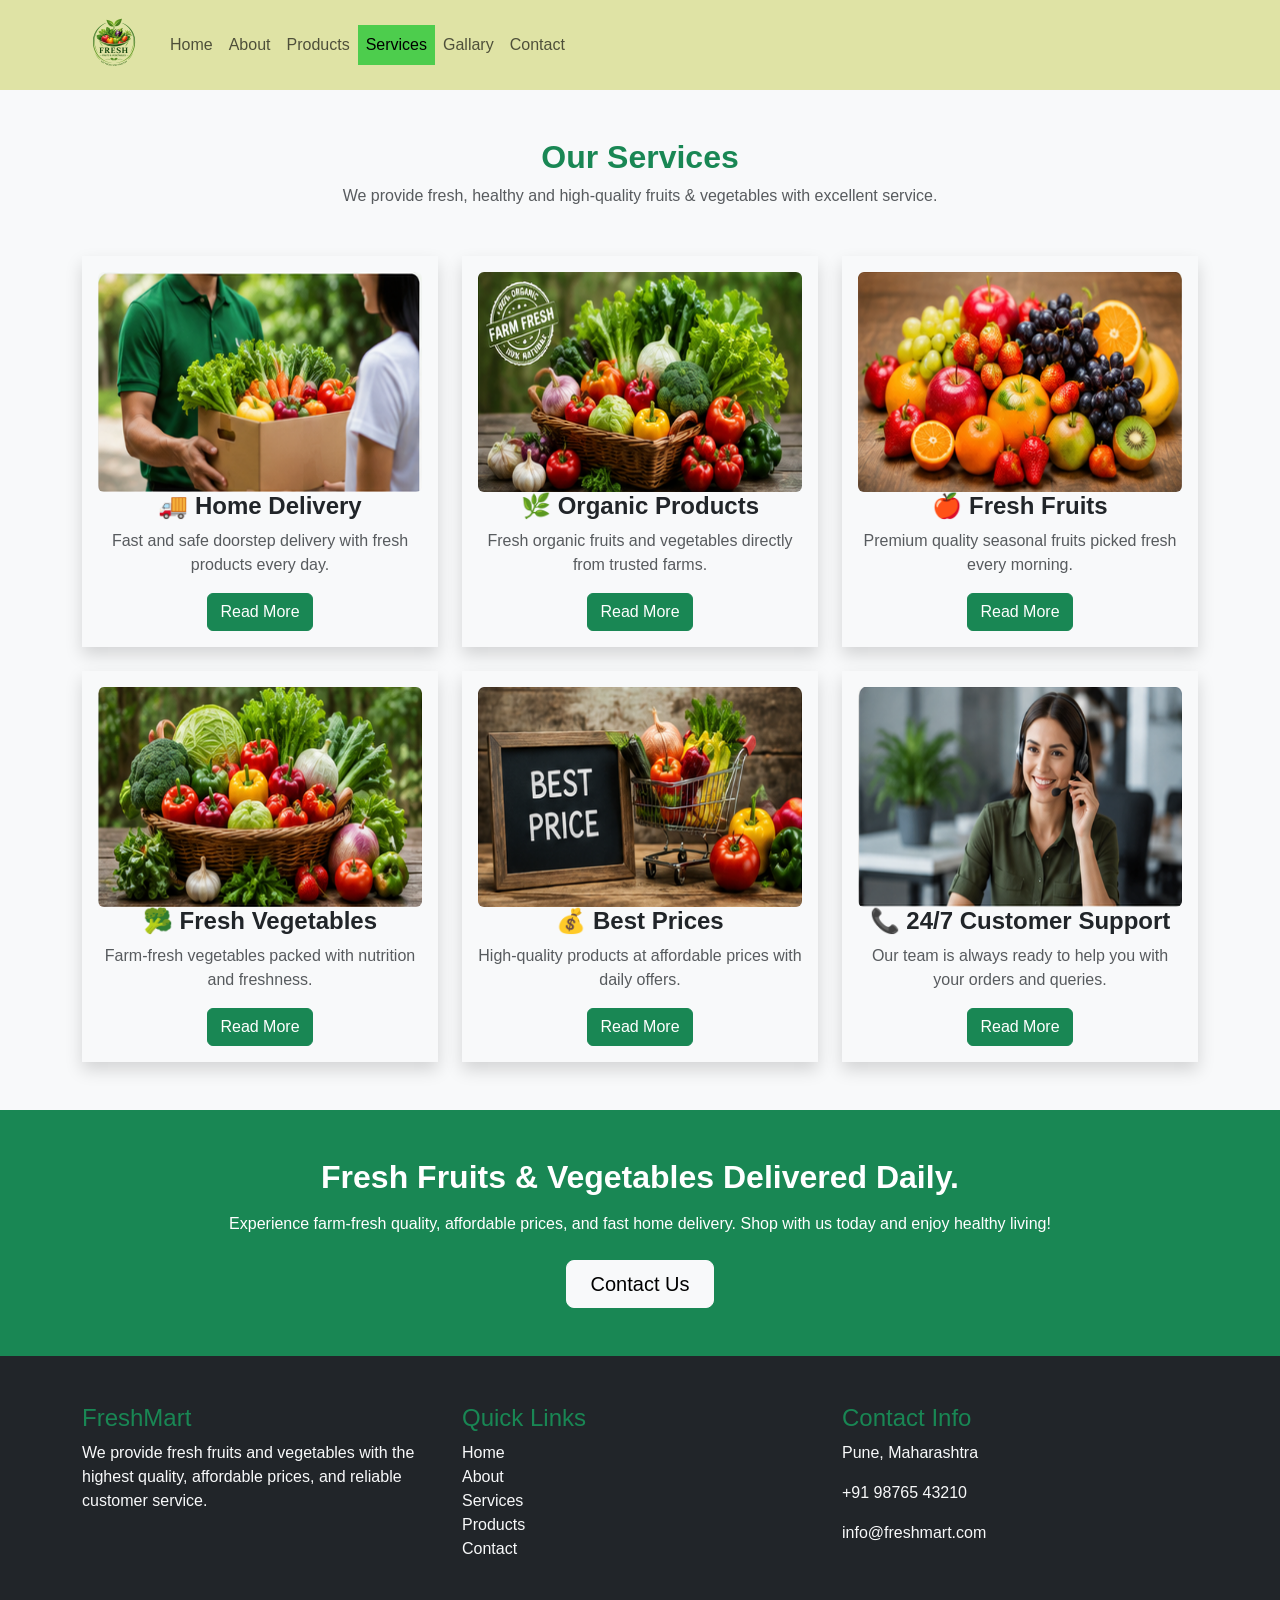
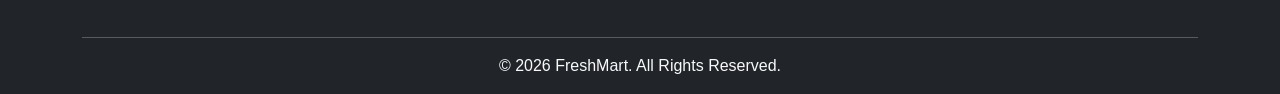
<file: services.html>
<!doctype html>
<html lang="en">

<head>
    <meta charset="utf-8">
    <meta name="viewport" content="width=device-width, initial-scale=1">
    <title>Fruits Web</title>
    <link href="https://cdn.jsdelivr.net/npm/bootstrap@5.3.8/dist/css/bootstrap.min.css" rel="stylesheet"
        integrity="sha384-sRIl4kxILFvY47J16cr9ZwB07vP4J8+LH7qKQnuqkuIAvNWLzeN8tE5YBujZqJLB" crossorigin="anonymous">
    <link rel="stylesheet" href="commmon.css" type="text/css">
    <style>
        /* Service Card Hover */



        .card:hover {
            transform: translateY(-10px);
            box-shadow: 0 12px 25px rgba(0, 0, 0, .2) !important;
        }

        .card img {
            transition: .4s;
        }

        .card:hover img {
            transform: scale(1.08);
        }

        .card i {
            transition: .4s;
        }

        .card:hover i {
            color: orange !important;
        }

        footer a {
            transition: .3s;
        }

        footer a:hover {
            color: #28a745 !important;
        }
    </style>



</head>

<body>
    <!-- Main Section Start -->
    <main>
        <!-- Header Start -->
        <header>
            <nav class="navbar navbar-expand-lg bg-creamy">
                <div class="container">
                    <a class="navbar-brand" href="#">
                        <img src="images/Fruits logo.png" alt="logo" width="64" height="64">
                    </a>
                    <button class="navbar-toggler" type="button" data-bs-toggle="collapse"
                        data-bs-target="#navbarSupportedContent" aria-controls="navbarSupportedContent"
                        aria-expanded="false" aria-label="Toggle navigation">
                        <span class="navbar-toggler-icon"></span>
                    </button>
                    <div class="collapse navbar-collapse" id="navbarSupportedContent">
                        <ul class="navbar-nav me-auto mb-2 mb-lg-0">
                            <li class="nav-item">
                                <a class="nav-link" aria-current="page" href="index.html">Home</a>
                            </li>
                            <li class="nav-item">
                                <a class="nav-link" href="about.html">About</a>
                            </li>
                            <li class="nav-item">
                                <a class="nav-link" href="products.html">Products</a>
                            </li>
                            <li class="nav-item">
                                <a class="nav-link active bg-lightg" href="services.html">Services</a>
                            </li>
                            <li class="nav-item">
                                <a class="nav-link" href="gallary.html">Gallary</a>
                            </li>
                            <li class="nav-item">
                                <a class="nav-link" href="contact.html">Contact</a>
                            </li>


                        </ul>
                    </div>
                </div>
            </nav>
        </header>
        <!-- Header End -->

        <!-- services page start -->
        <!-- ================= SERVICES SECTION ================= -->

        <section class="py-5 bg-light">

            <div class="container">

                <div class="text-center mb-5">
                    <h2 class="fw-bold text-success">Our Services</h2>
                    <p class="text-muted">
                        We provide fresh, healthy and high-quality fruits & vegetables with excellent service.
                    </p>
                </div>

                <div class="row g-4">

                    <!-- Service 1 -->
                    <div class="col-lg-4 col-md-6">
                        <div class=" border-0 shadow h-100 text-center p-3">

                            <img src="gallary/service 1st img.png" class="card-img-top rounded" height="220">

                            <div class="card-body">
                                <h4 class="fw-bold">🚚 Home Delivery</h4>

                                <p class="text-muted">
                                    Fast and safe doorstep delivery with fresh products every day.
                                </p>

                                <a href="#" class="btn btn-success">
                                    Read More
                                </a>
                            </div>

                        </div>
                    </div>

                    <!-- Service 2 -->
                    <div class="col-lg-4 col-md-6">
                        <div class=" border-0 shadow h-100 text-center p-3">

                            <img src="gallary/organic pro. services.png" class="card-img-top rounded" height="220">

                            <div class="card-body">
                                <h4 class="fw-bold">🌿 Organic Products</h4>

                                <p class="text-muted">
                                    Fresh organic fruits and vegetables directly from trusted farms.
                                </p>

                                <a href="#" class="btn btn-success">
                                    Read More
                                </a>
                            </div>

                        </div>
                    </div>

                    <!-- Service 3 -->
                    <div class="col-lg-4 col-md-6">
                        <div class=" border-0 shadow h-100 text-center p-3">

                            <img src="gallary/3rd pro services.png" class="card-img-top rounded" height="220">

                            <div class="card-body">
                                <h4 class="fw-bold">🍎 Fresh Fruits</h4>

                                <p class="text-muted">
                                    Premium quality seasonal fruits picked fresh every morning.
                                </p>

                                <a href="#" class="btn btn-success">
                                    Read More
                                </a>
                            </div>

                        </div>
                    </div>

                    <!-- Service 4 -->
                    <div class="col-lg-4 col-md-6">
                        <div class="border-0 shadow h-100 text-center p-3">

                            <img src="gallary/4th pro services.png" class="card-img-top rounded" height="220">

                            <div class="card-body">
                                <h4 class="fw-bold">🥦 Fresh Vegetables</h4>

                                <p class="text-muted">
                                    Farm-fresh vegetables packed with nutrition and freshness.
                                </p>

                                <a href="#" class="btn btn-success">
                                    Read More
                                </a>
                            </div>

                        </div>
                    </div>

                    <!-- Service 5 -->
                    <div class="col-lg-4 col-md-6">
                        <div class="border-0 shadow h-100 text-center p-3">

                            <img src="gallary/5 th pro. services.png" class="card-img-top rounded" height="220">

                            <div class="card-body">
                                <h4 class="fw-bold">💰 Best Prices</h4>

                                <p class="text-muted">
                                    High-quality products at affordable prices with daily offers.
                                </p>

                                <a href="#" class="btn btn-success">
                                    Read More
                                </a>
                            </div>

                        </div>
                    </div>

                    <!-- Service 6 -->
                    <div class="col-lg-4 col-md-6">
                        <div class="border-0 shadow h-100 text-center p-3">

                            <img src="gallary/6th pro. services.png" class="card-img-top rounded" height="220">

                            <div class="card-body">
                                <h4 class="fw-bold">📞 24/7 Customer Support</h4>

                                <p class="text-muted">
                                    Our team is always ready to help you with your orders and queries.
                                </p>

                                <a href="#" class="btn btn-success">
                                    Read More
                                </a>
                            </div>

                        </div>
                    </div>

                </div>

            </div>

        </section>
        <!-- services page End -->

        <section class="py-5 bg-success text-white text-center">

            <div class="container">

                <h2 class="fw-bold mb-3">
                    Fresh Fruits & Vegetables Delivered Daily.
                </h2>

                <p class="mb-4">
                    Experience farm-fresh quality, affordable prices, and fast home delivery.
                    Shop with us today and enjoy healthy living!
                </p>

                <a href="contact.html" class="btn btn-light btn-lg px-4">
                    Contact Us
                </a>

            </div>

        </section>

        


        <!-- ================= FOOTER ================= -->

        <footer class="bg-dark text-light pt-5 pb-3">

            <div class="container">

                <div class="row">

                    <!-- About -->
                    <div class="col-lg-4 mb-4">

                        <h4 class="text-success">FreshMart</h4>

                        <p>
                            We provide fresh fruits and vegetables with the highest quality,
                            affordable prices, and reliable customer service.
                        </p>

                    </div>

                    <!-- Quick Links -->
                    <div class="col-lg-4 mb-4">

                        <h4 class="text-success">Quick Links</h4>

                        <ul class="list-unstyled">

                            <li><a href="index.html" class="text-light text-decoration-none">Home</a></li>
                            <li><a href="about.html" class="text-light text-decoration-none">About</a></li>
                            <li><a href="services.html" class="text-light text-decoration-none">Services</a></li>
                            <li><a href="products.html" class="text-light text-decoration-none">Products</a></li>
                            <li><a href="contact.html" class="text-light text-decoration-none">Contact</a></li>

                        </ul>

                    </div>

                    <!-- Contact -->
                    <div class="col-lg-4 mb-4">

                        <h4 class="text-success">Contact Info</h4>

                        <p>
                            <i class="bi bi-geo-alt-fill"></i>
                            Pune, Maharashtra
                        </p>

                        <p>
                            <i class="bi bi-telephone-fill"></i>
                            +91 98765 43210
                        </p>

                        <p>
                            <i class="bi bi-envelope-fill"></i>
                            info@freshmart.com
                        </p>

                        <div class="mt-3">

                            <a href="#" class="text-light fs-4 me-3">
                                <i class="bi bi-facebook"></i>
                            </a>

                            <a href="#" class="text-light fs-4 me-3">
                                <i class="bi bi-instagram"></i>
                            </a>

                            <a href="#" class="text-light fs-4 me-3">
                                <i class="bi bi-twitter-x"></i>
                            </a>

                            <a href="#" class="text-light fs-4">
                                <i class="bi bi-whatsapp"></i>
                            </a>

                        </div>

                    </div>

                </div>

                <hr>

                <p class="text-center mb-0">
                    © 2026 FreshMart. All Rights Reserved.
                </p>

            </div>

        </footer>

</body>

</html>



</main>
<!-- Main Section End -->
<script src="https://cdn.jsdelivr.net/npm/bootstrap@5.3.8/dist/js/bootstrap.bundle.min.js"
    integrity="sha384-FKyoEForCGlyvwx9Hj09JcYn3nv7wiPVlz7YYwJrWVcXK/BmnVDxM+D2scQbITxI"
    crossorigin="anonymous"></script>
</body>

</html>
</file>
<file: commmon.css>
.bg-creamy{
    background-color: #dfe3a5;
}
.bg-lightg {
    background-color: rgb(77, 205, 77);
}
.t_transform{
    padding-top: 111px;
    
}
.banner{
    background: url(images/Slider\ img\ fruits.png);
    background-repeat: no-repeat;
    background-position: center;
    background-size: cover;
    padding-top: 17rem;
    padding-bottom: 10rem;
    min-height: auto;
}

.card:hover{
    background-color: black;
    color: white;
    transition:0.4s;
    overflow:hidden;
}
.card:hover{
    transform:translateY(-10px);
    box-shadow:0 12px 25px rgba(0,0,0,.2)!important;
}
footer a{
    transition:.3s;
}

footer a:hover{
    color:#28a745!important;
}
body{
            font-family:Arial, Helvetica, sans-serif;
            background:#f8f9fa;
}

.form-control{
    padding:12px;
    border-radius:8px;
}

.form-control:focus{
    border-color:#198754;
    box-shadow:0 0 8px rgba(25,135,84,.25);
}
</file>
